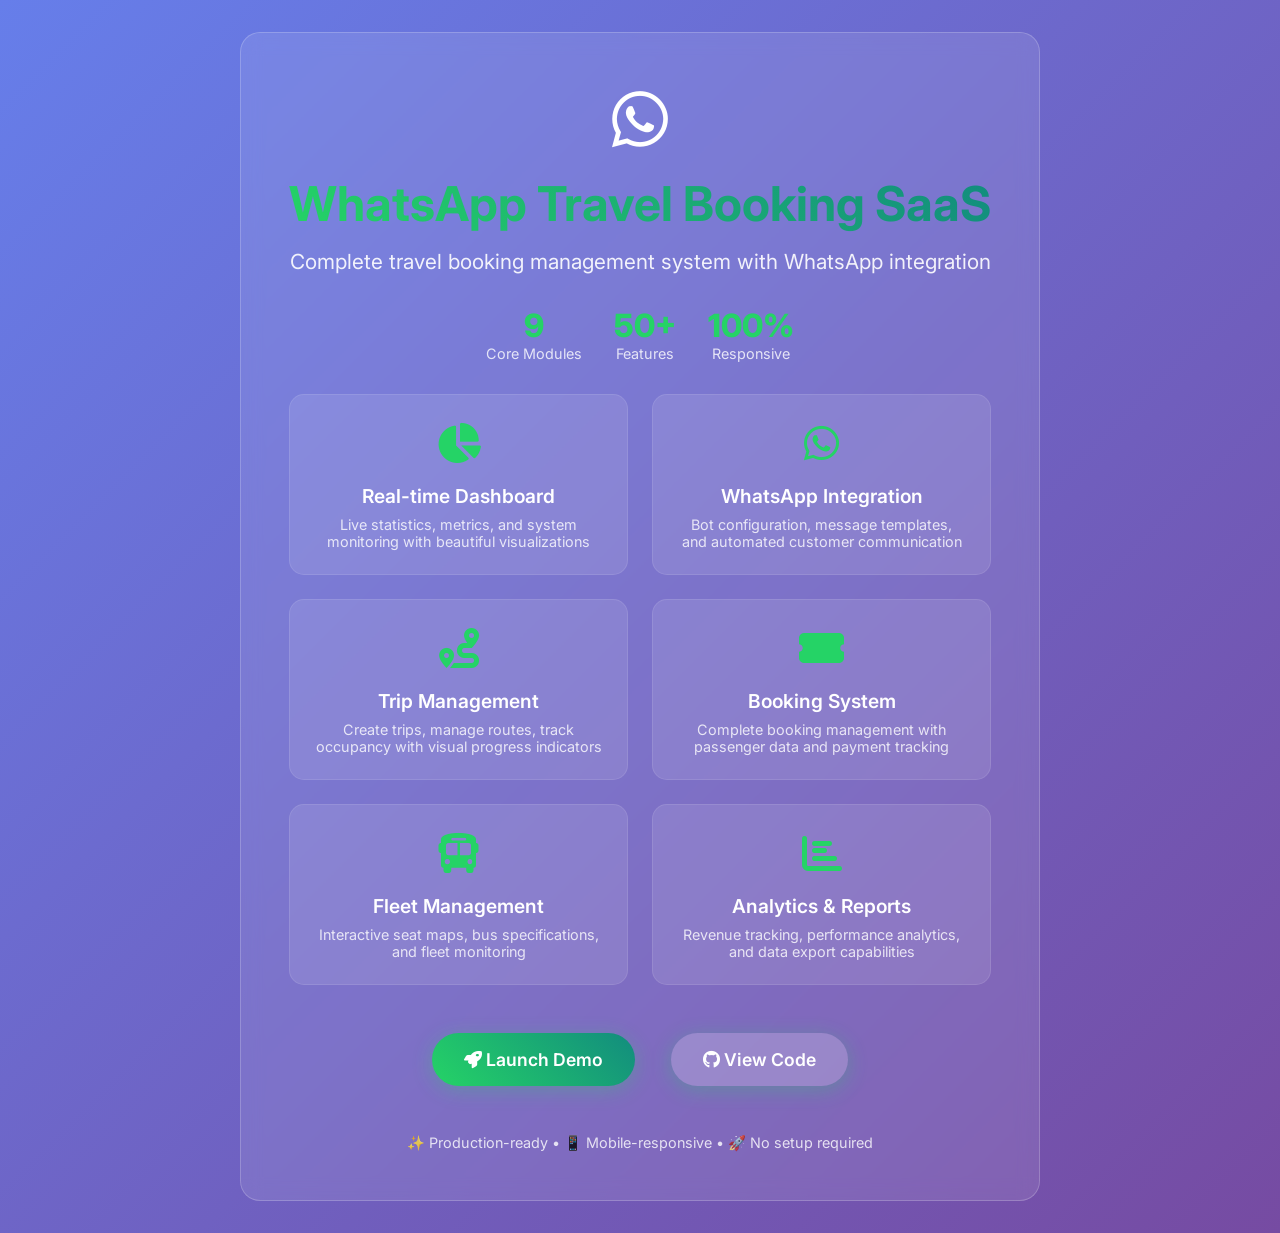
<file: demo.html>
<!DOCTYPE html>
<html lang="en">
<head>
    <meta charset="UTF-8">
    <meta name="viewport" content="width=device-width, initial-scale=1.0">
    <title>WhatsApp Travel Booking SaaS - Demo Showcase</title>
    <link href="https://cdnjs.cloudflare.com/ajax/libs/font-awesome/6.0.0/css/all.min.css" rel="stylesheet">
    <link href="https://fonts.googleapis.com/css2?family=Inter:wght@300;400;500;600;700&display=swap" rel="stylesheet">
    <style>
        * {
            margin: 0;
            padding: 0;
            box-sizing: border-box;
        }
        
        body {
            font-family: 'Inter', sans-serif;
            background: linear-gradient(135deg, #667eea 0%, #764ba2 100%);
            min-height: 100vh;
            display: flex;
            align-items: center;
            justify-content: center;
            color: white;
            padding: 2rem;
        }
        
        .demo-container {
            max-width: 800px;
            text-align: center;
            background: rgba(255, 255, 255, 0.1);
            backdrop-filter: blur(10px);
            border-radius: 20px;
            padding: 3rem;
            border: 1px solid rgba(255, 255, 255, 0.2);
        }
        
        .logo {
            font-size: 4rem;
            margin-bottom: 1rem;
        }
        
        h1 {
            font-size: 3rem;
            font-weight: 700;
            margin-bottom: 1rem;
            background: linear-gradient(45deg, #25d366, #128c7e);
            -webkit-background-clip: text;
            -webkit-text-fill-color: transparent;
            background-clip: text;
        }
        
        .subtitle {
            font-size: 1.3rem;
            margin-bottom: 2rem;
            opacity: 0.9;
        }
        
        .features-grid {
            display: grid;
            grid-template-columns: repeat(auto-fit, minmax(250px, 1fr));
            gap: 1.5rem;
            margin: 2rem 0;
        }
        
        .feature-card {
            background: rgba(255, 255, 255, 0.1);
            padding: 1.5rem;
            border-radius: 15px;
            border: 1px solid rgba(255, 255, 255, 0.1);
            transition: all 0.3s ease;
        }
        
        .feature-card:hover {
            transform: translateY(-5px);
            background: rgba(255, 255, 255, 0.15);
        }
        
        .feature-icon {
            font-size: 2.5rem;
            margin-bottom: 1rem;
            color: #25d366;
        }
        
        .feature-title {
            font-size: 1.2rem;
            font-weight: 600;
            margin-bottom: 0.5rem;
        }
        
        .feature-desc {
            opacity: 0.8;
            font-size: 0.9rem;
        }
        
        .demo-button {
            display: inline-block;
            background: linear-gradient(45deg, #25d366, #128c7e);
            color: white;
            text-decoration: none;
            padding: 1rem 2rem;
            border-radius: 50px;
            font-weight: 600;
            font-size: 1.1rem;
            transition: all 0.3s ease;
            margin: 1rem;
            box-shadow: 0 4px 20px rgba(37, 211, 102, 0.3);
        }
        
        .demo-button:hover {
            transform: translateY(-2px);
            box-shadow: 0 8px 30px rgba(37, 211, 102, 0.4);
        }
        
        .stats {
            display: flex;
            justify-content: center;
            gap: 2rem;
            margin: 2rem 0;
            flex-wrap: wrap;
        }
        
        .stat {
            text-align: center;
        }
        
        .stat-number {
            font-size: 2rem;
            font-weight: 800;
            color: #25d366;
        }
        
        .stat-label {
            opacity: 0.8;
            font-size: 0.9rem;
        }
        
        @media (max-width: 768px) {
            h1 {
                font-size: 2rem;
            }
            
            .subtitle {
                font-size: 1.1rem;
            }
            
            .demo-container {
                padding: 2rem;
            }
        }
    </style>
</head>
<body>
    <div class="demo-container">
        <div class="logo">
            <i class="fab fa-whatsapp"></i>
        </div>
        
        <h1>WhatsApp Travel Booking SaaS</h1>
        <p class="subtitle">Complete travel booking management system with WhatsApp integration</p>
        
        <div class="stats">
            <div class="stat">
                <div class="stat-number">9</div>
                <div class="stat-label">Core Modules</div>
            </div>
            <div class="stat">
                <div class="stat-number">50+</div>
                <div class="stat-label">Features</div>
            </div>
            <div class="stat">
                <div class="stat-number">100%</div>
                <div class="stat-label">Responsive</div>
            </div>
        </div>
        
        <div class="features-grid">
            <div class="feature-card">
                <div class="feature-icon"><i class="fas fa-chart-pie"></i></div>
                <div class="feature-title">Real-time Dashboard</div>
                <div class="feature-desc">Live statistics, metrics, and system monitoring with beautiful visualizations</div>
            </div>
            
            <div class="feature-card">
                <div class="feature-icon"><i class="fab fa-whatsapp"></i></div>
                <div class="feature-title">WhatsApp Integration</div>
                <div class="feature-desc">Bot configuration, message templates, and automated customer communication</div>
            </div>
            
            <div class="feature-card">
                <div class="feature-icon"><i class="fas fa-route"></i></div>
                <div class="feature-title">Trip Management</div>
                <div class="feature-desc">Create trips, manage routes, track occupancy with visual progress indicators</div>
            </div>
            
            <div class="feature-card">
                <div class="feature-icon"><i class="fas fa-ticket-alt"></i></div>
                <div class="feature-title">Booking System</div>
                <div class="feature-desc">Complete booking management with passenger data and payment tracking</div>
            </div>
            
            <div class="feature-card">
                <div class="feature-icon"><i class="fas fa-bus"></i></div>
                <div class="feature-title">Fleet Management</div>
                <div class="feature-desc">Interactive seat maps, bus specifications, and fleet monitoring</div>
            </div>
            
            <div class="feature-card">
                <div class="feature-icon"><i class="fas fa-chart-bar"></i></div>
                <div class="feature-title">Analytics & Reports</div>
                <div class="feature-desc">Revenue tracking, performance analytics, and data export capabilities</div>
            </div>
        </div>
        
        <div style="margin-top: 2rem;">
            <a href="index.html" class="demo-button">
                <i class="fas fa-rocket"></i>
                Launch Demo
            </a>
            
            <a href="https://github.com" class="demo-button" style="background: rgba(255, 255, 255, 0.2);">
                <i class="fab fa-github"></i>
                View Code
            </a>
        </div>
        
        <div style="margin-top: 2rem; opacity: 0.8; font-size: 0.9rem;">
            <p>✨ Production-ready • 📱 Mobile-responsive • 🚀 No setup required</p>
        </div>
    </div>
</body>
</html>
</file>
